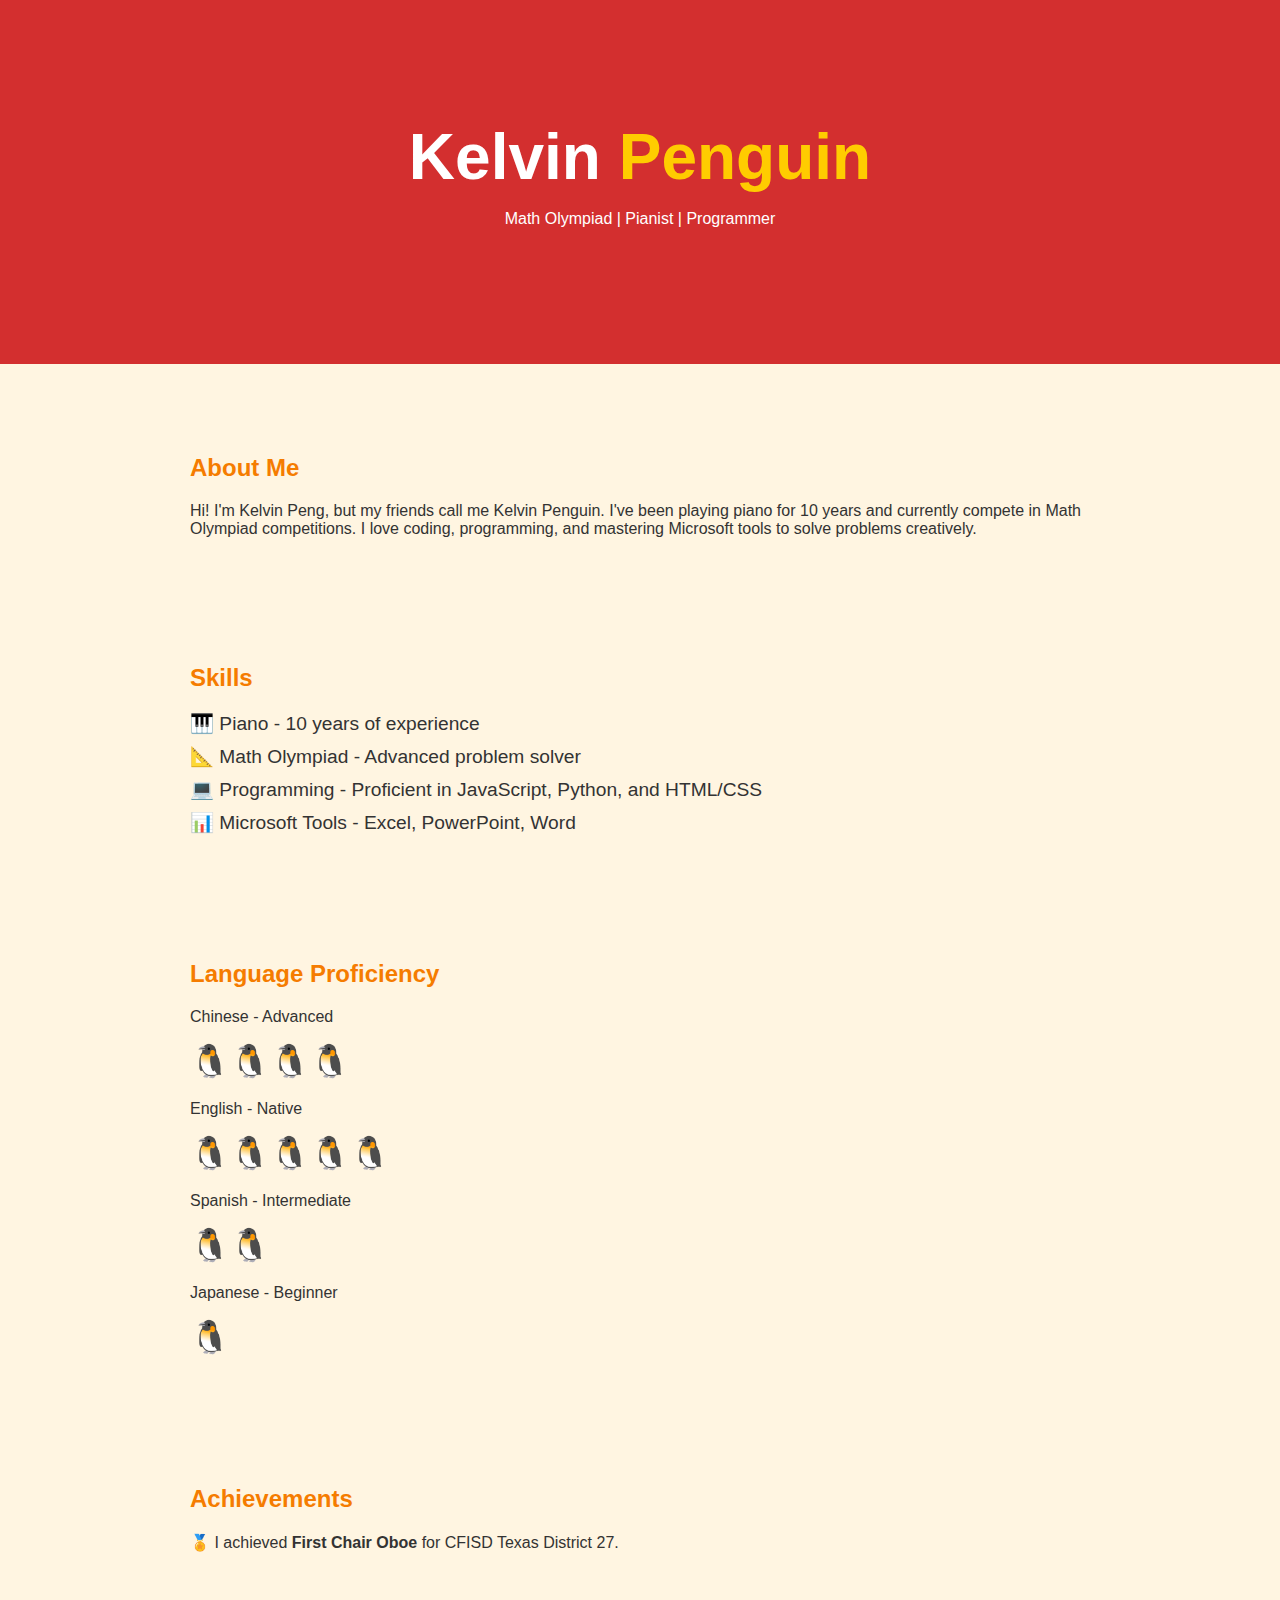
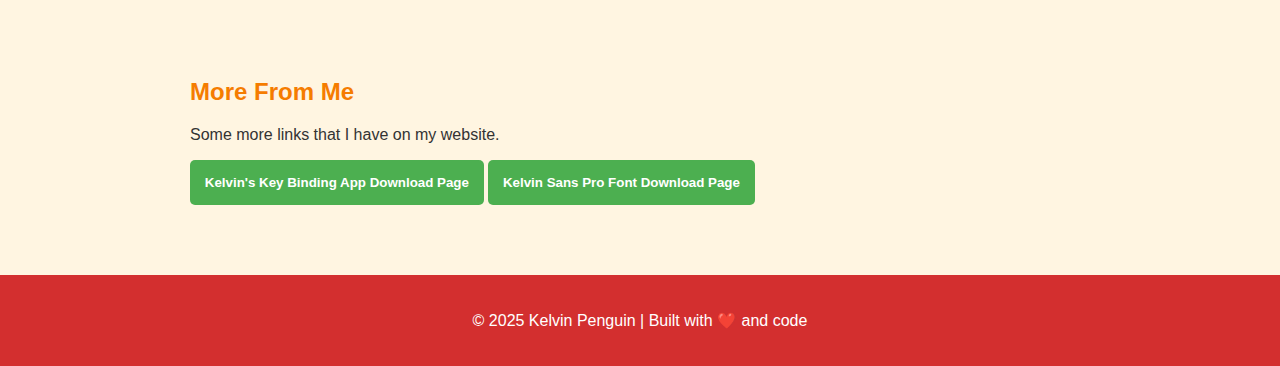
<file: index.html>
<!DOCTYPE html>
<html lang="en">
<head>
    <meta charset="UTF-8">
    <meta name="viewport" content="width=device-width, initial-scale=1.0">
    <title>Kelvin Penguin | Personal Website</title>
    <link rel="stylesheet" href="styles.css">
</head>
<body>
    <header>
        <div class="container">
            <h1>Kelvin <span class="penguin">Penguin</span></h1>
            <p>Math Olympiad | Pianist | Programmer</p>
        </div>
    </header>

    <section id="about" class="container">
        <h2>About Me</h2>
        <p>Hi! I'm Kelvin Peng, but my friends call me Kelvin Penguin. I've been playing piano for 10 years and currently compete in Math Olympiad competitions. I love coding, programming, and mastering Microsoft tools to solve problems creatively.</p>
    </section>

    <section id="skills" class="container">
        <h2>Skills</h2>
        <ul>
            <li>🎹 Piano - 10 years of experience</li>
            <li>📐 Math Olympiad - Advanced problem solver</li>
            <li>💻 Programming - Proficient in JavaScript, Python, and HTML/CSS</li>
            <li>📊 Microsoft Tools - Excel, PowerPoint, Word</li>
        </ul>
    </section>

    <section id="languages" class="container">
        <h2>Language Proficiency</h2>
        <div class="language">
            <p>Chinese - Advanced</p>
            <div class="penguin-rating animated">
                🐧🐧🐧🐧
            </div>
        </div>
        <div class="language">
            <p>English - Native</p>
            <div class="penguin-rating animated">
                🐧🐧🐧🐧🐧
            </div>
        </div>
        <div class="language">
            <p>Spanish - Intermediate</p>
            <div class="penguin-rating animated">
                🐧🐧
            </div>
        </div>
        <div class="language">
            <p>Japanese - Beginner</p>
            <div class="penguin-rating animated">
                🐧
            </div>
        </div>
    </section>

    <section id="achievements" class="container">
        <h2>Achievements</h2>
        <p>🏅 I achieved <strong>First Chair Oboe</strong> for CFISD Texas District 27.</p>
    </section>

    <section id="more" class="container">
        <h2>More From Me</h2>
        <p>Some more links that I have on my website.</p>
        <button onclick="location.href='download/kkba.html'">Kelvin's Key Binding App Download Page</button>
        <button onclick="location.href='download/kelvinsans.html'">Kelvin Sans Pro Font Download Page</button>
    </section>

    <footer>
        <p>© 2025 Kelvin Penguin | Built with ❤️ and code</p>
    </footer>
</body>
</html>
</file>
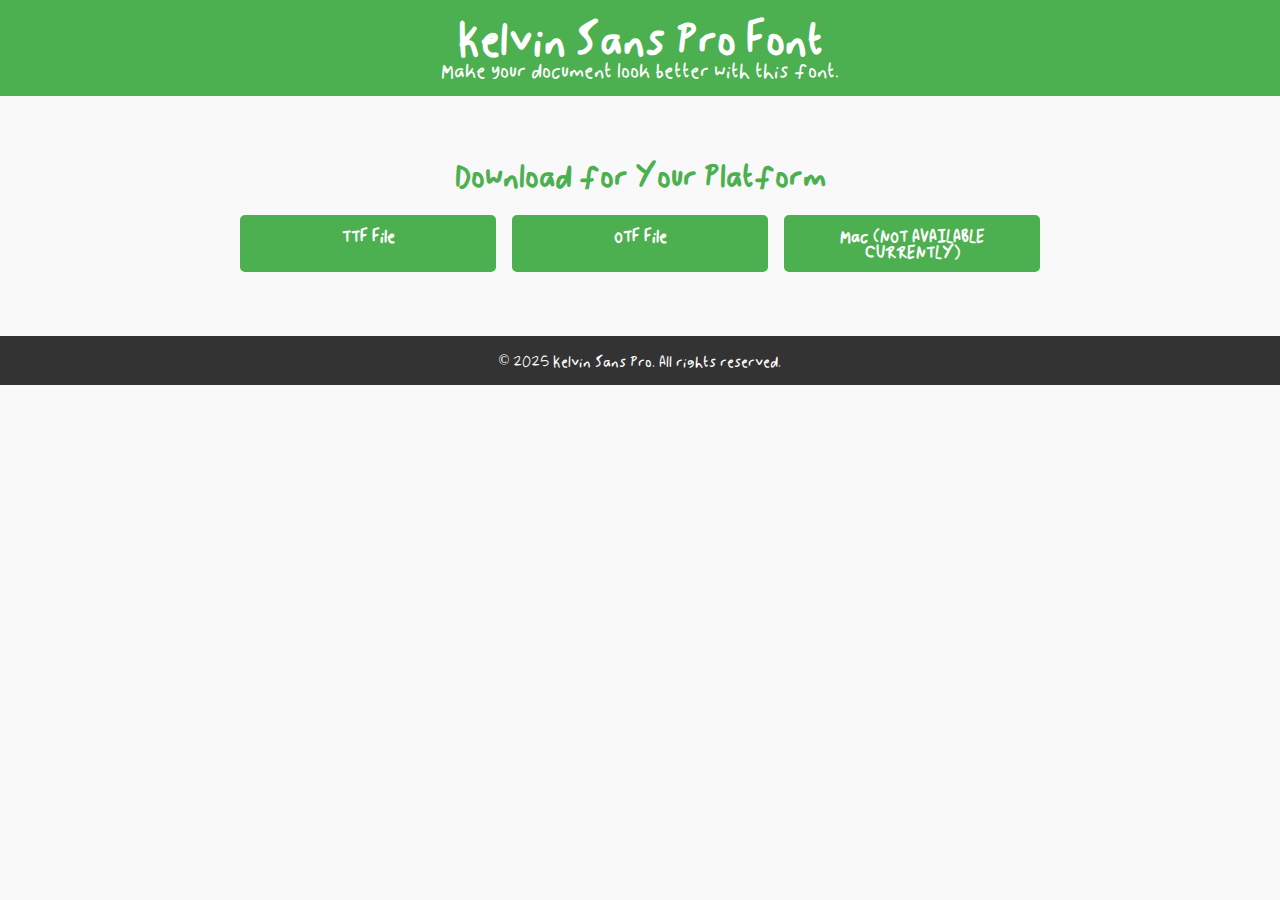
<file: download/kelvinsans.html>
<!DOCTYPE html>
<html lang="en">
<head>
    <meta charset="UTF-8">
    <meta name="viewport" content="width=device-width, initial-scale=1.0">
    <title>Kelvin Sans Pro- Download</title>
    <style>
         @font-face { font-family: "Kelvin Sans"; src: url('KelvinSans-Regular.ttf'); } 

        body {
            font-family: "Kelvin Sans";
            margin: 0;
            padding: 0;
            background-color: #f9f9f9;
            color: #333;
        }
        header {
            background-color: #4CAF50;
            color: white;
            text-align: center;
            padding: 1rem 0;
        }
        header h1 {
            margin: 0;
            font-size: 2.5rem;
        }
        header p {
            margin: 0;
            font-size: 1.2rem;
        }
        main {
            padding: 2rem;
            max-width: 800px;
            margin: 0 auto;
            text-align: center;
        }
        .download-section {
            margin-top: 2rem;
        }
        .download-section h2 {
            font-size: 1.8rem;
            color: #4CAF50;
        }
        .download-links {
            display: grid;
            grid-template-columns: repeat(auto-fit, minmax(200px, 1fr));
            gap: 1rem;
            margin-top: 1rem;
        }
        .download-links a {
            text-decoration: none;
            background-color: #4CAF50;
            color: white;
            padding: 0.8rem;
            border-radius: 5px;
            font-weight: bold;
            transition: background-color 0.3s ease;
        }
        .download-links a:hover {
            background-color: #45a049;
        }
        footer {
            background-color: #333;
            color: white;
            text-align: center;
            padding: 1rem 0;
            margin-top: 2rem;
        }
        footer p {
            margin: 0;
            font-size: 0.9rem;
        }
    </style>
</head>
<body>
    <header>
        <h1>Kelvin Sans Pro Font</h1>
        <p>Make your document look better with this font.</p>
    </header>

    <main>
        <section class="download-section">
            <h2>Download for Your Platform</h2>
            <div class="download-links">
                <a href="https://kelvinpenguin.org/download/kelvinsans-regular.ttf" id="win32-download">TTF File</a>
                <a href="https://kelvinpenguin.org/download/kelvinsans-regular.otf" id="win64-download">OTF File</a>
                <a href="#" id="mac-download">Mac (NOT AVAILABLE CURRENTLY)</a>
            </div>
        </section>
    </main>

    <footer>
        <p>&copy; 2025 Kelvin Sans Pro. All rights reserved.</p>
    </footer>
</body>
</html>
</file>
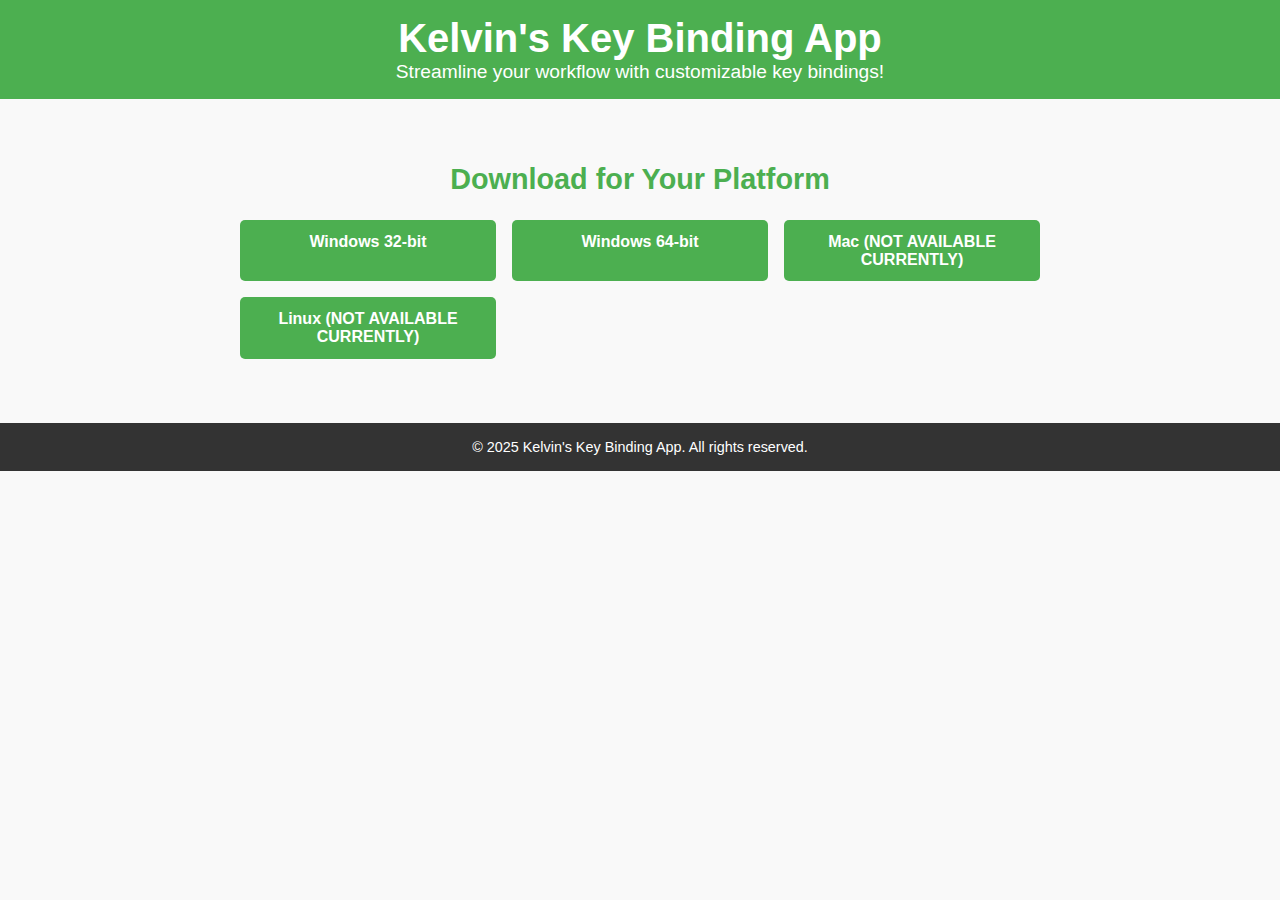
<file: download/kkba.html>
<!DOCTYPE html>
<html lang="en">
<head>
    <meta charset="UTF-8">
    <meta name="viewport" content="width=device-width, initial-scale=1.0">
    <title>Kelvin's Key Binding App - Download</title>
    <style>
        body {
            font-family: Arial, sans-serif;
            margin: 0;
            padding: 0;
            background-color: #f9f9f9;
            color: #333;
        }
        header {
            background-color: #4CAF50;
            color: white;
            text-align: center;
            padding: 1rem 0;
        }
        header h1 {
            margin: 0;
            font-size: 2.5rem;
        }
        header p {
            margin: 0;
            font-size: 1.2rem;
        }
        main {
            padding: 2rem;
            max-width: 800px;
            margin: 0 auto;
            text-align: center;
        }
        .download-section {
            margin-top: 2rem;
        }
        .download-section h2 {
            font-size: 1.8rem;
            color: #4CAF50;
        }
        .download-links {
            display: grid;
            grid-template-columns: repeat(auto-fit, minmax(200px, 1fr));
            gap: 1rem;
            margin-top: 1rem;
        }
        .download-links a {
            text-decoration: none;
            background-color: #4CAF50;
            color: white;
            padding: 0.8rem;
            border-radius: 5px;
            font-weight: bold;
            transition: background-color 0.3s ease;
        }
        .download-links a:hover {
            background-color: #45a049;
        }
        footer {
            background-color: #333;
            color: white;
            text-align: center;
            padding: 1rem 0;
            margin-top: 2rem;
        }
        footer p {
            margin: 0;
            font-size: 0.9rem;
        }
    </style>
</head>
<body>
    <header>
        <h1>Kelvin's Key Binding App</h1>
        <p>Streamline your workflow with customizable key bindings!</p>
    </header>

    <main>
        <section class="download-section">
            <h2>Download for Your Platform</h2>
            <div class="download-links">
                <a href="https://kelvinpenguin.org/apps/kkba.exe" id="win32-downloa">Windows 32-bit</a>
                <a href="https://kelvinpenguin.org/apps/kkba.exe" id="win64-download">Windows 64-bit</a>
                <a href="#" id="mac-download" disabled>Mac (NOT AVAILABLE CURRENTLY)</a>
                <a href="#" id="linux-download" disabled>Linux (NOT AVAILABLE CURRENTLY)</a>
            </div>
        </section>
    </main>

    <footer>
        <p>&copy; 2025 Kelvin's Key Binding App. All rights reserved.</p>
    </footer>
</body>
</html>
</file>
<file: styles.css>
body, html {
    margin: 0;
    padding: 0;
    font-family: 'Poppins', sans-serif;
    background-color: #fff5e1;
    color: #333;
}

header {
    background: #d32f2f;
    color: white;
    text-align: center;
    padding: 50px 0;
}

header h1 {
    margin: 0;
    font-size: 4rem;
}

.penguin {
    color: #ffcc00;
}

.container {
    max-width: 900px;
    margin: 50px auto;
    padding: 20px;
}

h2 {
    color: #f57c00;
}

ul {
    list-style: none;
    padding: 0;
}

ul li {
    margin: 10px 0;
    font-size: 1.2rem;
}

.language {
    margin: 20px 0;
}

.penguin-rating {
    font-size: 2rem;
    margin: 10px 0;
}

/* Penguin Animation */
.animated .penguin-rating {
    display: inline-block;
    animation: slideIn 1.5s ease-in-out;
}

@keyframes slideIn {
    from {
        transform: translateY(30px);
        opacity: 0;
    }
    to {
        transform: translateY(0);
        opacity: 1;
    }
}

footer {
    text-align: center;
    padding: 20px;
    background: #d32f2f;
    color: white;
}
button {
    text-decoration: none;
    background-color: #4CAF50;
    color: white;
    padding: 0.8rem;
    border-radius: 5px;
    font-weight: bold;
    border-color: transparent;
    cursor: pointer;
    transition: background-color 0.3s ease;    
    text-align: center;

}
</file>
